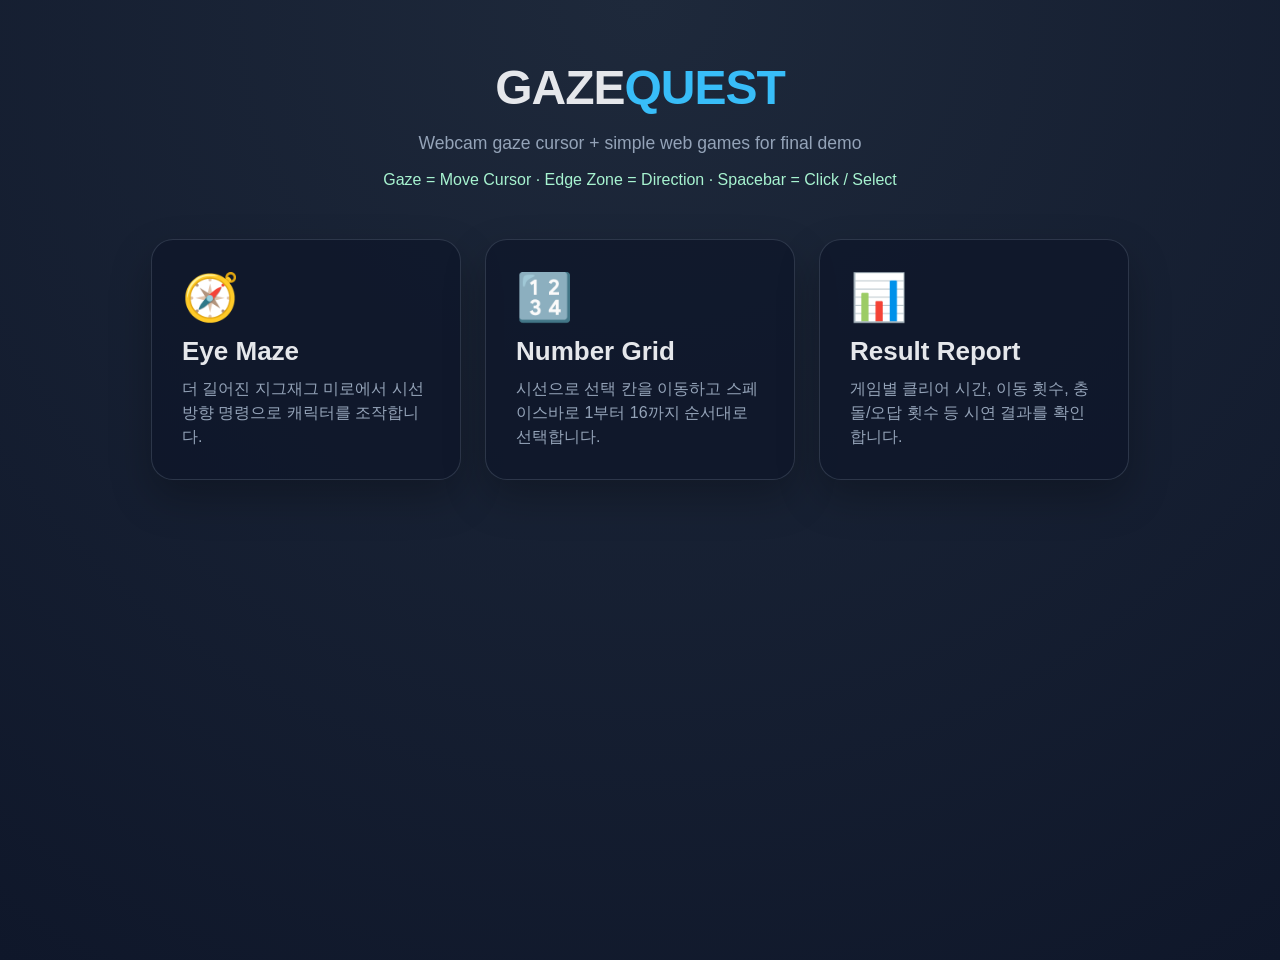
<file: minigame/index.html>
<!DOCTYPE html>
<html lang="ko">
<head>
    <meta charset="UTF-8">
    <title>GazeQuest Demo</title>
    <link rel="stylesheet" href="style.css">
</head>
<body>
    <header style="text-align:center; margin-top:60px;">
        <h1 style="font-size:3rem; letter-spacing:-1px; margin-bottom:10px;">GAZE<span style="color:var(--primary)">QUEST</span></h1>
        <p style="color:var(--muted); font-size:1.1rem;">Webcam gaze cursor + simple web games for final demo</p>
        <p style="color:var(--accent);">Gaze = Move Cursor · Edge Zone = Direction · Spacebar = Click / Select</p>
    </header>

    <div class="menu-container">
        <a href="games/eye-maze/index.html" class="game-card">
            <div class="emoji">🧭</div>
            <h2>Eye Maze</h2>
            <p>더 길어진 지그재그 미로에서 시선 방향 명령으로 캐릭터를 조작합니다.</p>
        </a>
        <a href="games/number-grid/index.html" class="game-card">
            <div class="emoji">🔢</div>
            <h2>Number Grid</h2>
            <p>시선으로 선택 칸을 이동하고 스페이스바로 1부터 16까지 순서대로 선택합니다.</p>
        </a>
        <a href="report/index.html" class="game-card">
            <div class="emoji">📊</div>
            <h2>Result Report</h2>
            <p>게임별 클리어 시간, 이동 횟수, 충돌/오답 횟수 등 시연 결과를 확인합니다.</p>
        </a>
    </div>
</body>
</html>
</file>
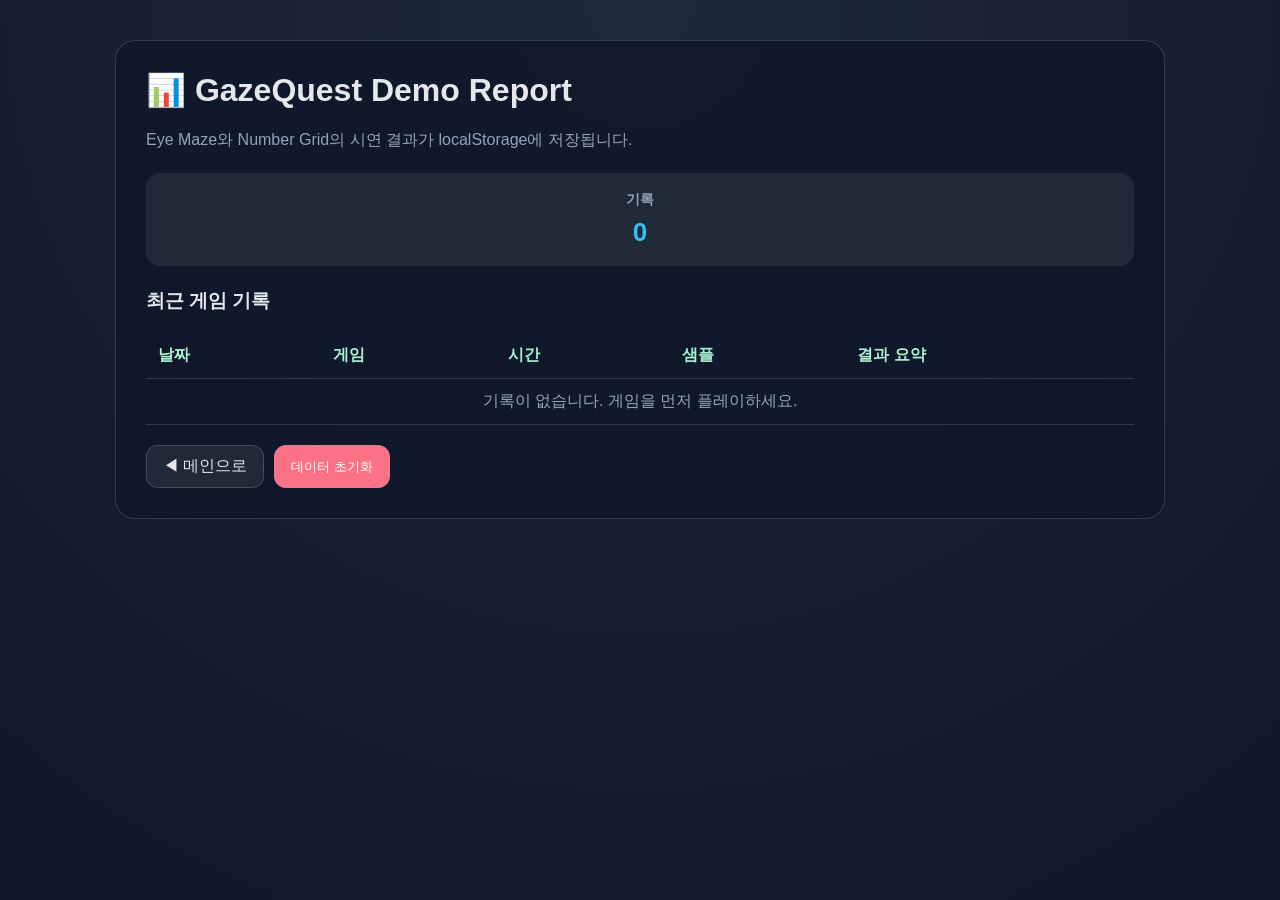
<file: minigame/report/index.html>
<!DOCTYPE html>
<html lang="ko">
<head>
    <meta charset="UTF-8">
    <title>GazeQuest Demo Report</title>
    <link rel="stylesheet" href="../style.css">
    <style>
        body { padding: 40px; text-align: left; }
        .container { max-width: 1050px; margin: 0 auto; background: rgba(15,23,42,0.82); padding: 30px; border-radius: 20px; border: 1px solid rgba(148,163,184,0.25); }
        h1 { margin-top: 0; }
        .summary-card { display: grid; grid-template-columns: repeat(auto-fit, minmax(190px, 1fr)); gap: 16px; margin: 22px 0; }
        .card { background: #1f2937; padding: 18px; border-radius: 14px; text-align: center; }
        .card h3 { margin: 0; color: var(--muted); font-size: 14px; }
        .card p { margin: 8px 0 0; font-size: 26px; font-weight: bold; color: var(--primary); }
        table { width: 100%; border-collapse: collapse; margin-top: 18px; }
        th, td { padding: 12px; border-bottom: 1px solid rgba(148,163,184,0.22); }
        th { color: var(--accent); }
        .btn-danger { background: var(--danger); color: white; }
    </style>
</head>
<body>
    <div class="container">
        <h1>📊 GazeQuest Demo Report</h1>
        <p style="color:var(--muted);">Eye Maze와 Number Grid의 시연 결과가 localStorage에 저장됩니다.</p>
        <div class="summary-card" id="summary"></div>
        <h3>최근 게임 기록</h3>
        <table id="historyTable">
            <thead>
                <tr>
                    <th>날짜</th>
                    <th>게임</th>
                    <th>시간</th>
                    <th>샘플</th>
                    <th>결과 요약</th>
                </tr>
            </thead>
            <tbody></tbody>
        </table>
        <div style="display:flex; gap:10px; margin-top:20px;">
            <a href="../index.html" class="btn">◀ 메인으로</a>
            <button onclick="clearHistory()" class="btn btn-danger">데이터 초기화</button>
        </div>
    </div>

    <script>
        function summaryText(session) {
            const m = session.metrics || {};
            if (session.game === 'eye-maze') {
                return `Moves ${m.moves ?? '-'}, Wall Hits ${m.wallHits ?? '-'}, Clear ${Number(m.clearTime ?? session.duration).toFixed(1)}s`;
            }
            if (session.game === 'number-grid') {
                return `Moves ${m.moves ?? '-'}, Selects ${m.selects ?? '-'}, Wrong ${m.wrong ?? '-'}, Complete ${Number(m.completeTime ?? session.duration).toFixed(1)}s`;
            }
            return `${session.events?.length ?? 0} events`;
        }

        function loadReport() {
            const history = JSON.parse(localStorage.getItem('game_history') || '[]');
            const tableBody = document.querySelector('#historyTable tbody');
            const summaryDiv = document.getElementById('summary');

            if (history.length === 0) {
                summaryDiv.innerHTML = '<div class="card"><h3>기록</h3><p>0</p></div>';
                tableBody.innerHTML = '<tr><td colspan="5" style="text-align:center; color:var(--muted);">기록이 없습니다. 게임을 먼저 플레이하세요.</td></tr>';
                return;
            }

            const latest = history[history.length - 1];
            const eyeCount = history.filter(s => s.game === 'eye-maze').length;
            const numberCount = history.filter(s => s.game === 'number-grid').length;
            summaryDiv.innerHTML = `
                <div class="card"><h3>총 플레이</h3><p>${history.length}</p></div>
                <div class="card"><h3>Eye Maze</h3><p>${eyeCount}</p></div>
                <div class="card"><h3>Number Grid</h3><p>${numberCount}</p></div>
                <div class="card"><h3>최근 게임</h3><p>${latest.game}</p></div>
            `;

            [...history].reverse().forEach(session => {
                const row = document.createElement('tr');
                row.innerHTML = `
                    <td>${new Date(session.date).toLocaleString()}</td>
                    <td><b>${session.game}</b></td>
                    <td>${Number(session.duration || 0).toFixed(1)}s</td>
                    <td>${session.samples?.length ?? 0}</td>
                    <td>${summaryText(session)}</td>
                `;
                tableBody.appendChild(row);
            });
        }

        function clearHistory() {
            if (confirm('모든 기록을 삭제할까요?')) {
                localStorage.removeItem('game_history');
                location.reload();
            }
        }
        window.onload = loadReport;
    </script>
</body>
</html>
</file>
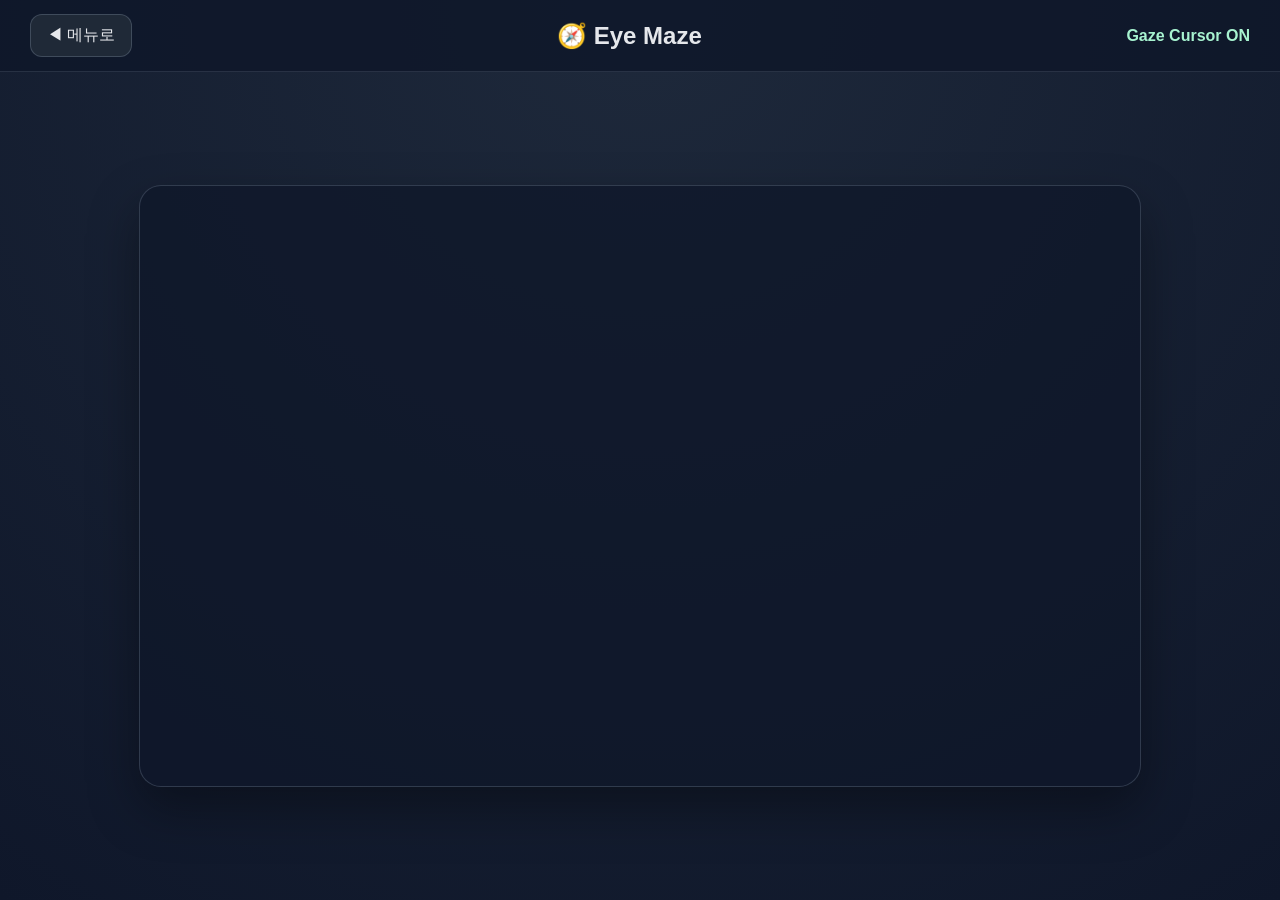
<file: minigame/games/eye-maze/index.html>
<!DOCTYPE html>
<html lang="ko">
<head>
    <meta charset="UTF-8">
    <title>Eye Maze</title>
    <link rel="stylesheet" href="../../style.css">
</head>
<body style="overflow:hidden;">
    <div class="game-header">
        <a href="../../index.html" class="btn-back">◀ 메뉴로</a>
        <h2 style="margin:0;">🧭 Eye Maze</h2>
        <div style="color:var(--accent); font-weight:bold;">Gaze Cursor ON</div>
    </div>
    <div class="canvas-container">
        <canvas id="gameCanvas" width="1000" height="600"></canvas>
    </div>
    <script src="../../core/pointer.js"></script>
    <script src="../../core/tracker.js"></script>
    <script src="../../core/session.js"></script>
    <script src="main.js"></script>
</body>
</html>
</file>
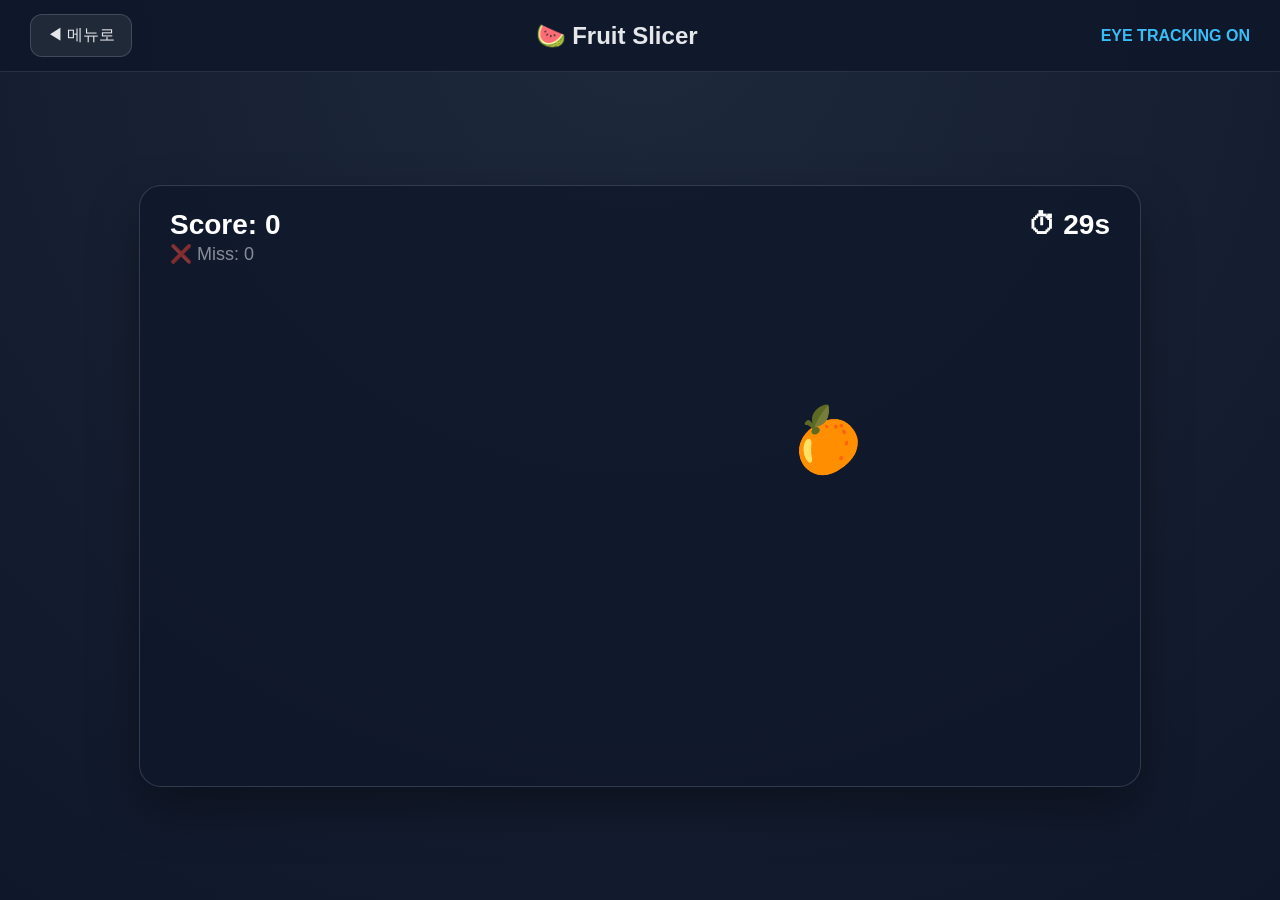
<file: minigame/games/fruit/index.html>
<!DOCTYPE html>
<html lang="ko">
<head>
    <meta charset="UTF-8">
    <title>Fruit Slicer</title>
    <link rel="stylesheet" href="../../style.css">
</head>
<body style="overflow: hidden;">
    <div class="game-header">
        <a href="../../index.html" class="btn-back">◀ 메뉴로</a>
        <h2 style="margin:0;">🍉 Fruit Slicer</h2>
        <div style="color: var(--primary); font-weight: bold;">EYE TRACKING ON</div>
    </div>

    <div class="canvas-container">
        <canvas id="gameCanvas" width="1000" height="600"></canvas>
    </div>

    <script src="../../core/pointer.js"></script>
    <script src="../../core/tracker.js"></script>
    <script src="../../core/session.js"></script>
    <script src="main.js"></script>
</body>
</html>
</file>
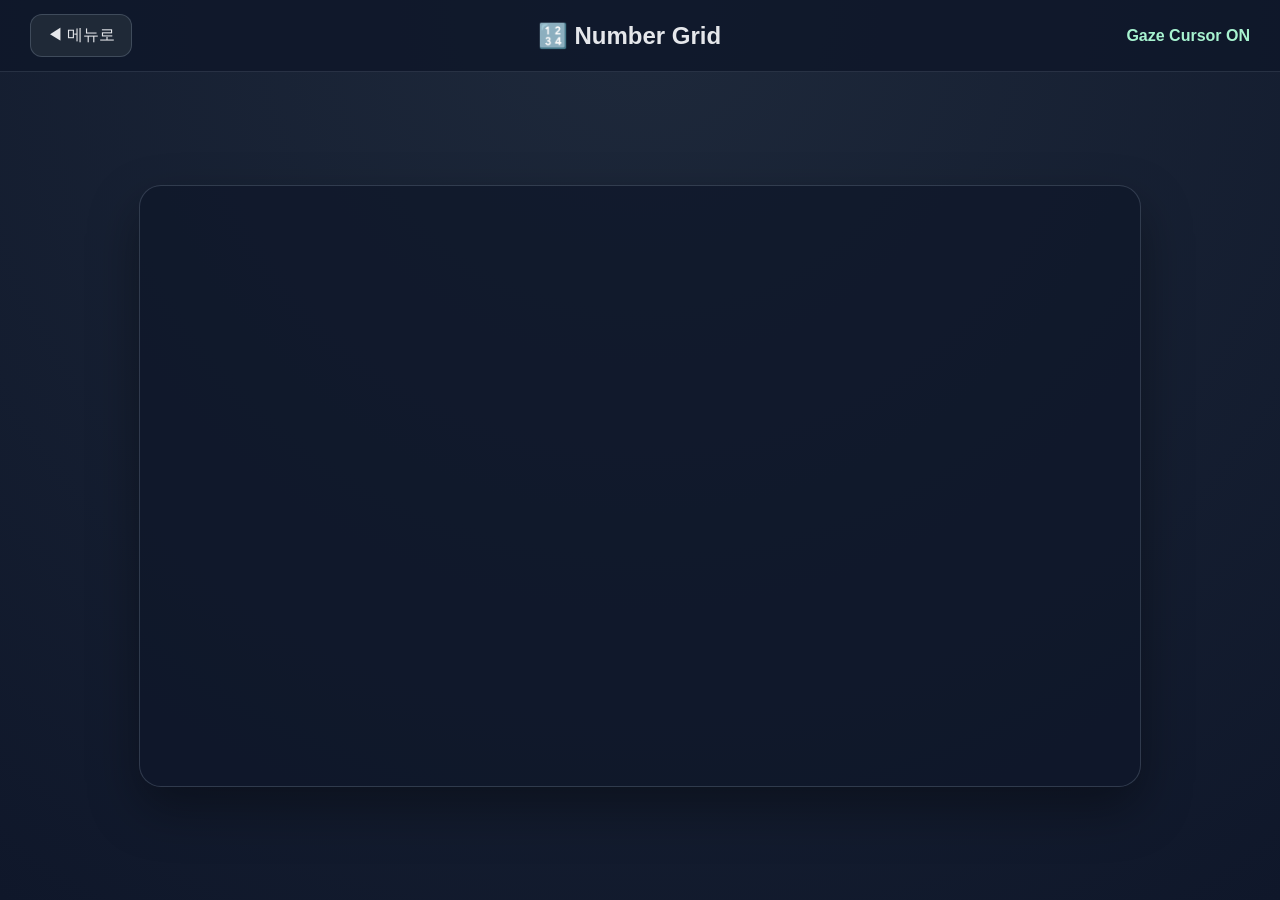
<file: minigame/games/number-grid/index.html>
<!DOCTYPE html>
<html lang="ko">
<head>
    <meta charset="UTF-8">
    <title>Number Grid</title>
    <link rel="stylesheet" href="../../style.css">
</head>
<body style="overflow:hidden;">
    <div class="game-header">
        <a href="../../index.html" class="btn-back">◀ 메뉴로</a>
        <h2 style="margin:0;">🔢 Number Grid</h2>
        <div style="color:var(--accent); font-weight:bold;">Gaze Cursor ON</div>
    </div>
    <div class="canvas-container">
        <canvas id="gameCanvas" width="1000" height="600"></canvas>
    </div>
    <script src="../../core/pointer.js"></script>
    <script src="../../core/tracker.js"></script>
    <script src="../../core/session.js"></script>
    <script src="main.js"></script>
</body>
</html>
</file>
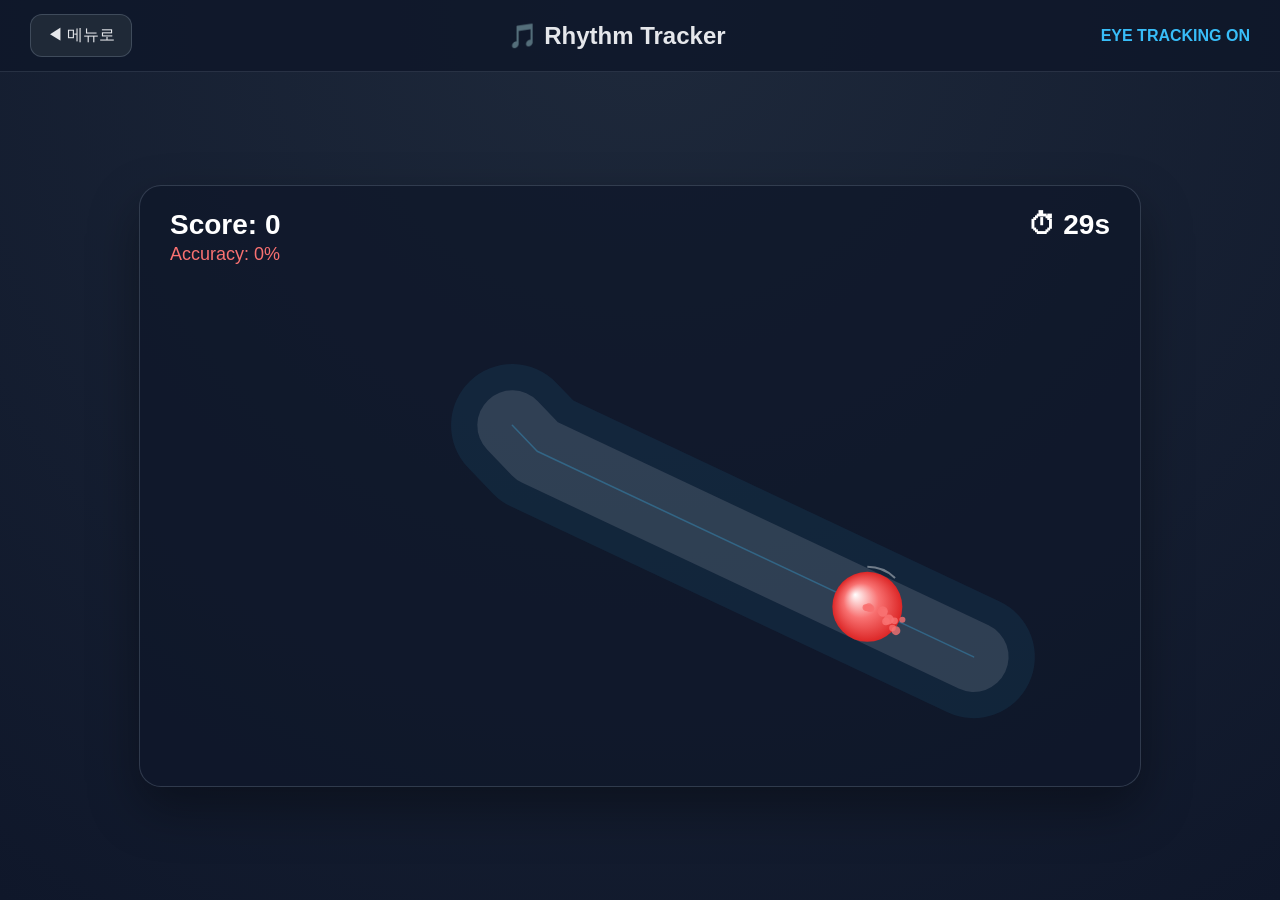
<file: minigame/games/rhythm/index.html>
<!DOCTYPE html>
<html lang="ko">
<head>
    <meta charset="UTF-8">
    <title>Rhythm Tracker</title>
    <link rel="stylesheet" href="../../style.css">
</head>
<body style="overflow: hidden;">
    <div class="game-header">
        <a href="../../index.html" class="btn-back">◀ 메뉴로</a>
        <h2 style="margin:0;">🎵 Rhythm Tracker</h2>
        <div style="color: var(--primary); font-weight: bold;">EYE TRACKING ON</div>
    </div>

    <div class="canvas-container">
        <canvas id="gameCanvas" width="1000" height="600"></canvas>
    </div>

    <script src="../../core/pointer.js"></script>
    <script src="../../core/tracker.js"></script>
    <script src="../../core/session.js"></script>
    <script src="main.js"></script>
</body>
</html>
</file>
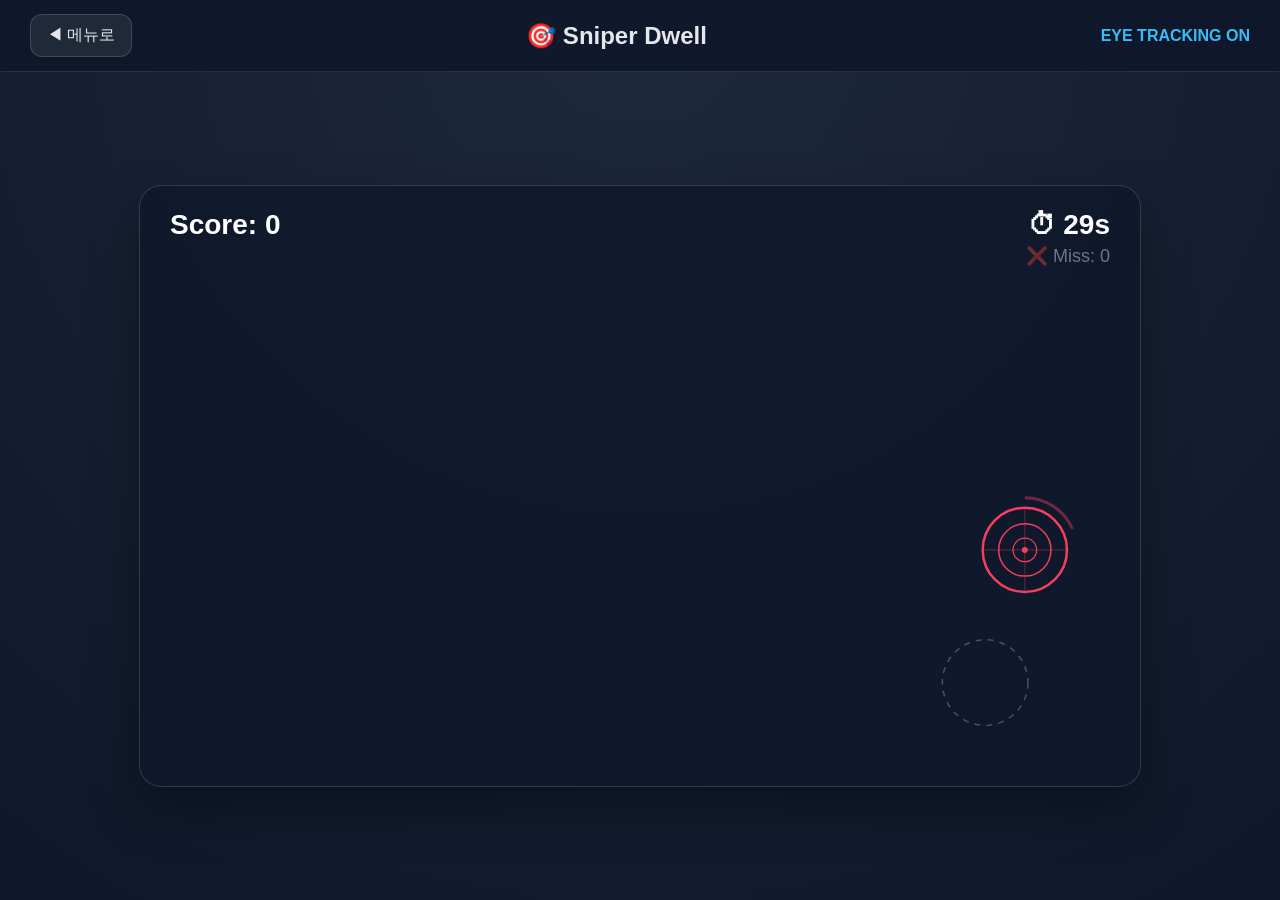
<file: minigame/games/sniper/index.html>
<!DOCTYPE html>
<html lang="ko">
<head>
    <meta charset="UTF-8">
    <title>Sniper Dwell</title>
    <link rel="stylesheet" href="../../style.css">
</head>
<body style="overflow: hidden;">
    <div class="game-header">
        <a href="../../index.html" class="btn-back">◀ 메뉴로</a>
        <h2 style="margin:0;">🎯 Sniper Dwell</h2>
        <div style="color: var(--primary); font-weight: bold;">EYE TRACKING ON</div>
    </div>

    <div class="canvas-container">
        <canvas id="gameCanvas" width="1000" height="600"></canvas>
    </div>

    <script src="../../core/pointer.js"></script>
    <script src="../../core/tracker.js"></script>
    <script src="../../core/session.js"></script>
    <script src="main.js"></script>
</body>
</html>
</file>
<file: minigame/style.css>
:root {
    --bg-color: #0f172a;
    --panel: #111827;
    --panel2: #1f2937;
    --primary: #38bdf8;
    --accent: #a7f3d0;
    --danger: #fb7185;
    --text: #e5e7eb;
    --muted: #94a3b8;
}

* { box-sizing: border-box; }
body {
    margin: 0;
    min-height: 100vh;
    background: radial-gradient(circle at top, #1e293b, var(--bg-color));
    color: var(--text);
    font-family: Arial, sans-serif;
    text-align: center;
}

a { color: inherit; text-decoration: none; }
.menu-container {
    display: flex;
    justify-content: center;
    gap: 24px;
    flex-wrap: wrap;
    margin: 50px auto 20px;
    max-width: 1100px;
}
.game-card {
    width: 310px;
    min-height: 230px;
    border-radius: 22px;
    background: rgba(15, 23, 42, 0.78);
    border: 1px solid rgba(148, 163, 184, 0.22);
    padding: 30px;
    text-align: left;
    box-shadow: 0 18px 40px rgba(0,0,0,0.25);
    transition: transform .15s ease, border-color .15s ease;
}
.game-card:hover { transform: translateY(-5px); border-color: var(--primary); }
.game-card .emoji { font-size: 46px; margin-bottom: 12px; }
.game-card h2 { margin: 0 0 10px; font-size: 26px; }
.game-card p { color: var(--muted); line-height: 1.5; margin: 0; }

.game-header {
    height: 72px;
    display: flex;
    align-items: center;
    justify-content: space-between;
    padding: 0 30px;
    background: rgba(15, 23, 42, 0.85);
    border-bottom: 1px solid rgba(148, 163, 184, 0.18);
}
.btn-back, .btn {
    display: inline-block;
    padding: 10px 16px;
    background: var(--panel2);
    border: 1px solid rgba(148, 163, 184, 0.28);
    border-radius: 12px;
    color: var(--text);
}
.btn-primary { background: var(--primary); color: #082f49; font-weight: 700; }
.canvas-container { display: flex; justify-content: center; align-items: center; min-height: calc(100vh - 72px); }
canvas {
    background: rgba(15, 23, 42, 0.75);
    border: 1px solid rgba(148, 163, 184, 0.25);
    border-radius: 22px;
    box-shadow: 0 22px 50px rgba(0,0,0,0.35);
}
.kbd {
    display: inline-block;
    padding: 3px 8px;
    border-radius: 6px;
    background: #334155;
    border: 1px solid #475569;
    color: white;
    font-size: 0.9em;
}
</file>
